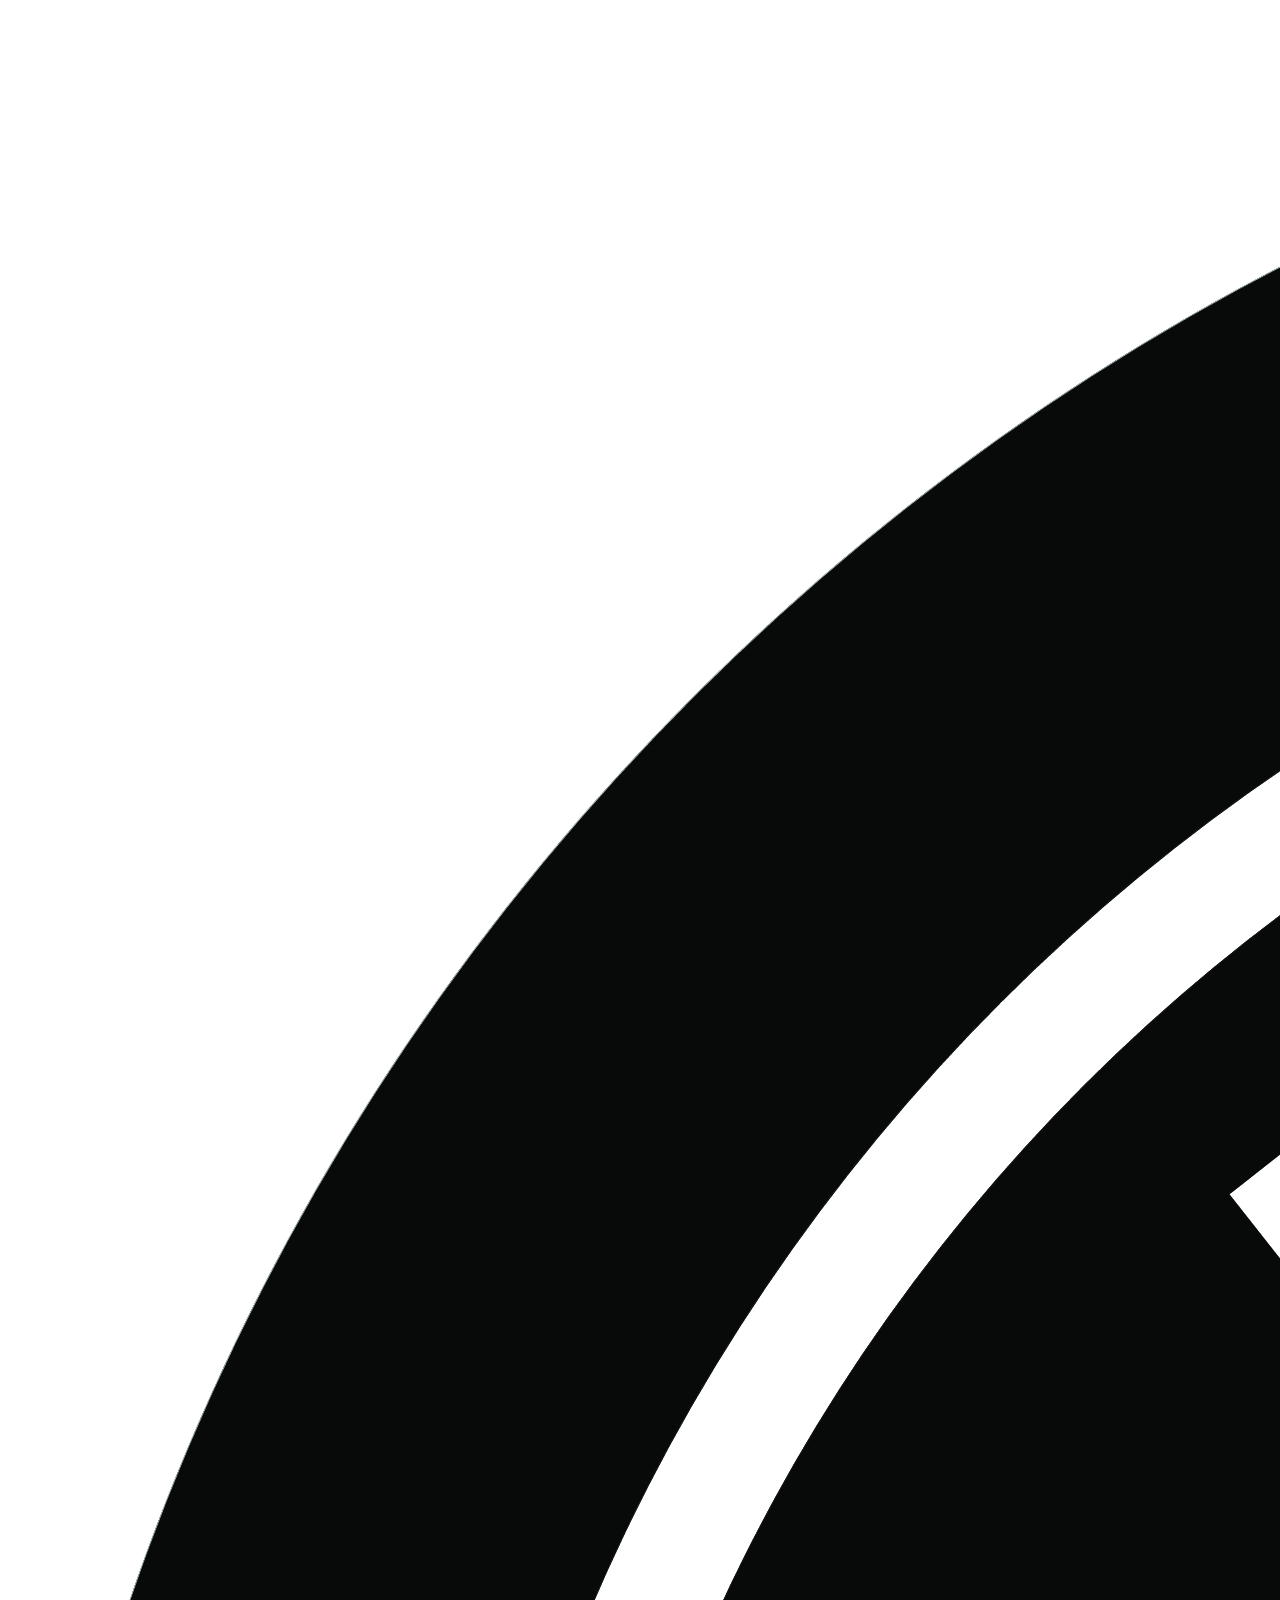
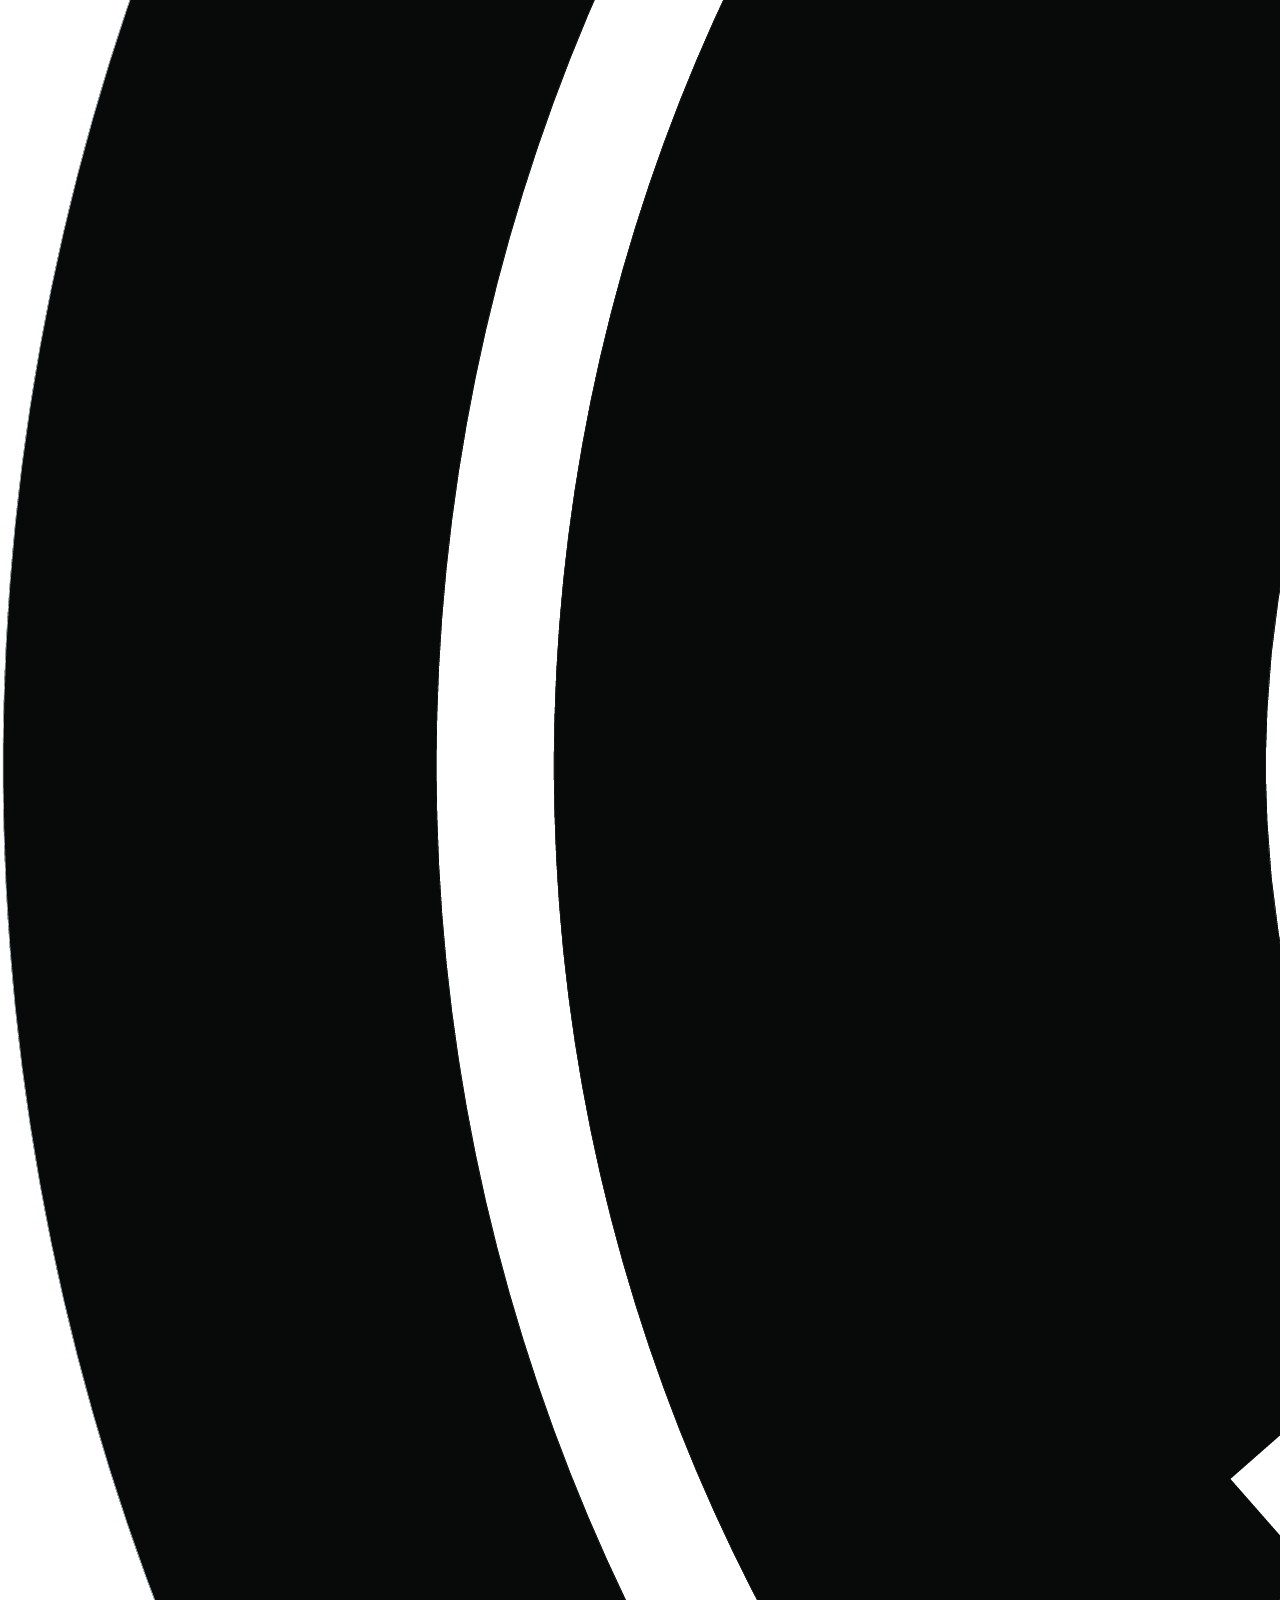
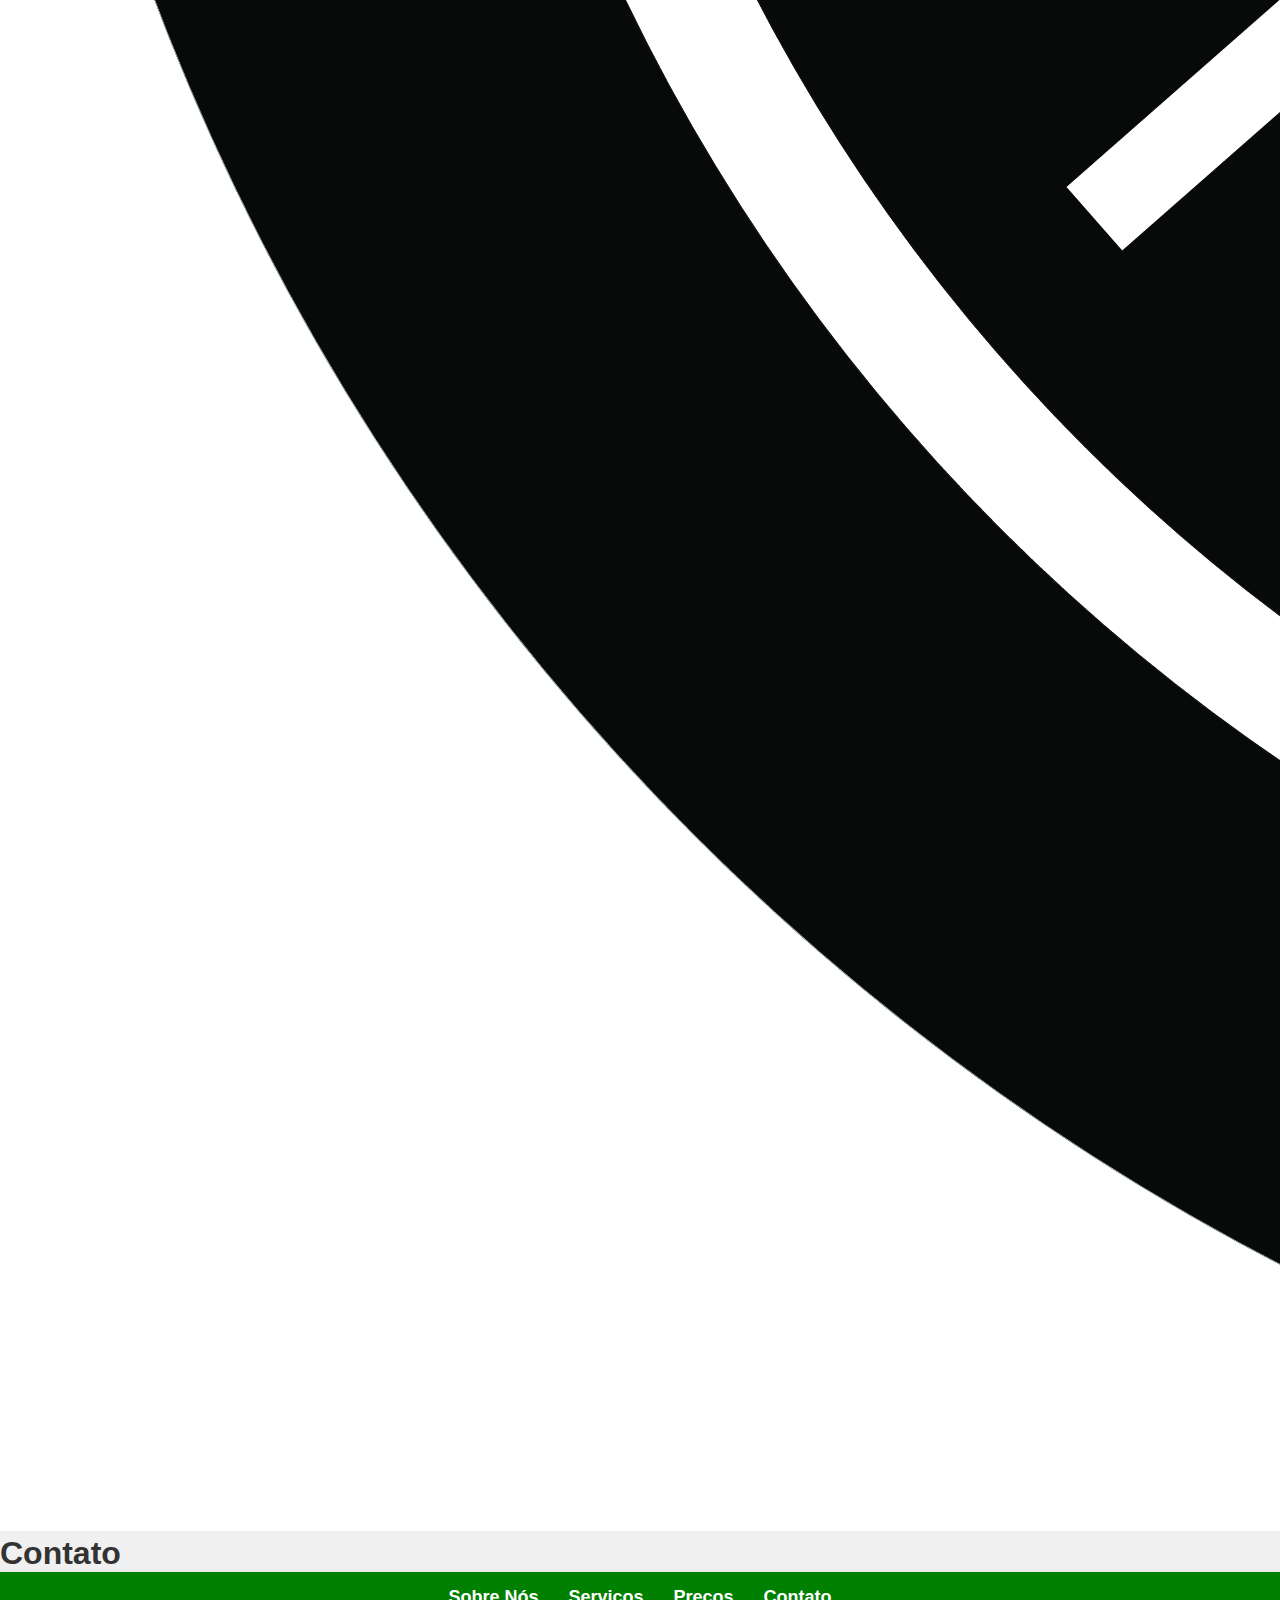
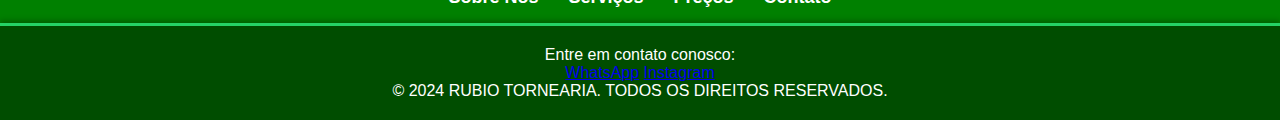
<file: contato.html>
<!DOCTYPE html>
<html lang="pt-BR">
<head>
    <meta charset="UTF-8">
    <meta name="viewport" content="width=device-width, initial-scale=1.0">
    <title>Contato - Rubio Tornearia</title>
    <link rel="stylesheet" href="style.css">
</head>
<body>
    <header>
        <img src="imagens/logo.png" alt="Logo da Rubio Tornearia">
        <h1>Contato</h1>
        <nav>
            <ul>
                <li><a href="index.html">Sobre Nós</a></li>
                <li><a href="servicos.html">Serviços</a></li>
                <li><a href="precos.html">Preços</a></li>
                <li><a href="contato.html">Contato</a></li>
            </ul>
        </nav>
    </header>

    <footer>
        <p>Entre em contato conosco:</p>
        <div class="contact-buttons">
            <a href="https://wa.me/44999548319" target="_blank" class="button whatsapp">WhatsApp</a>
            <a href="https://www.instagram.com/nicolasolekyn_7" target="_blank" class="button instagram">Instagram</a>
        </div>
        <p>&copy; 2024 RUBIO TORNEARIA. TODOS OS DIREITOS RESERVADOS.</p>
    </footer>
</body>
</html>
</file>
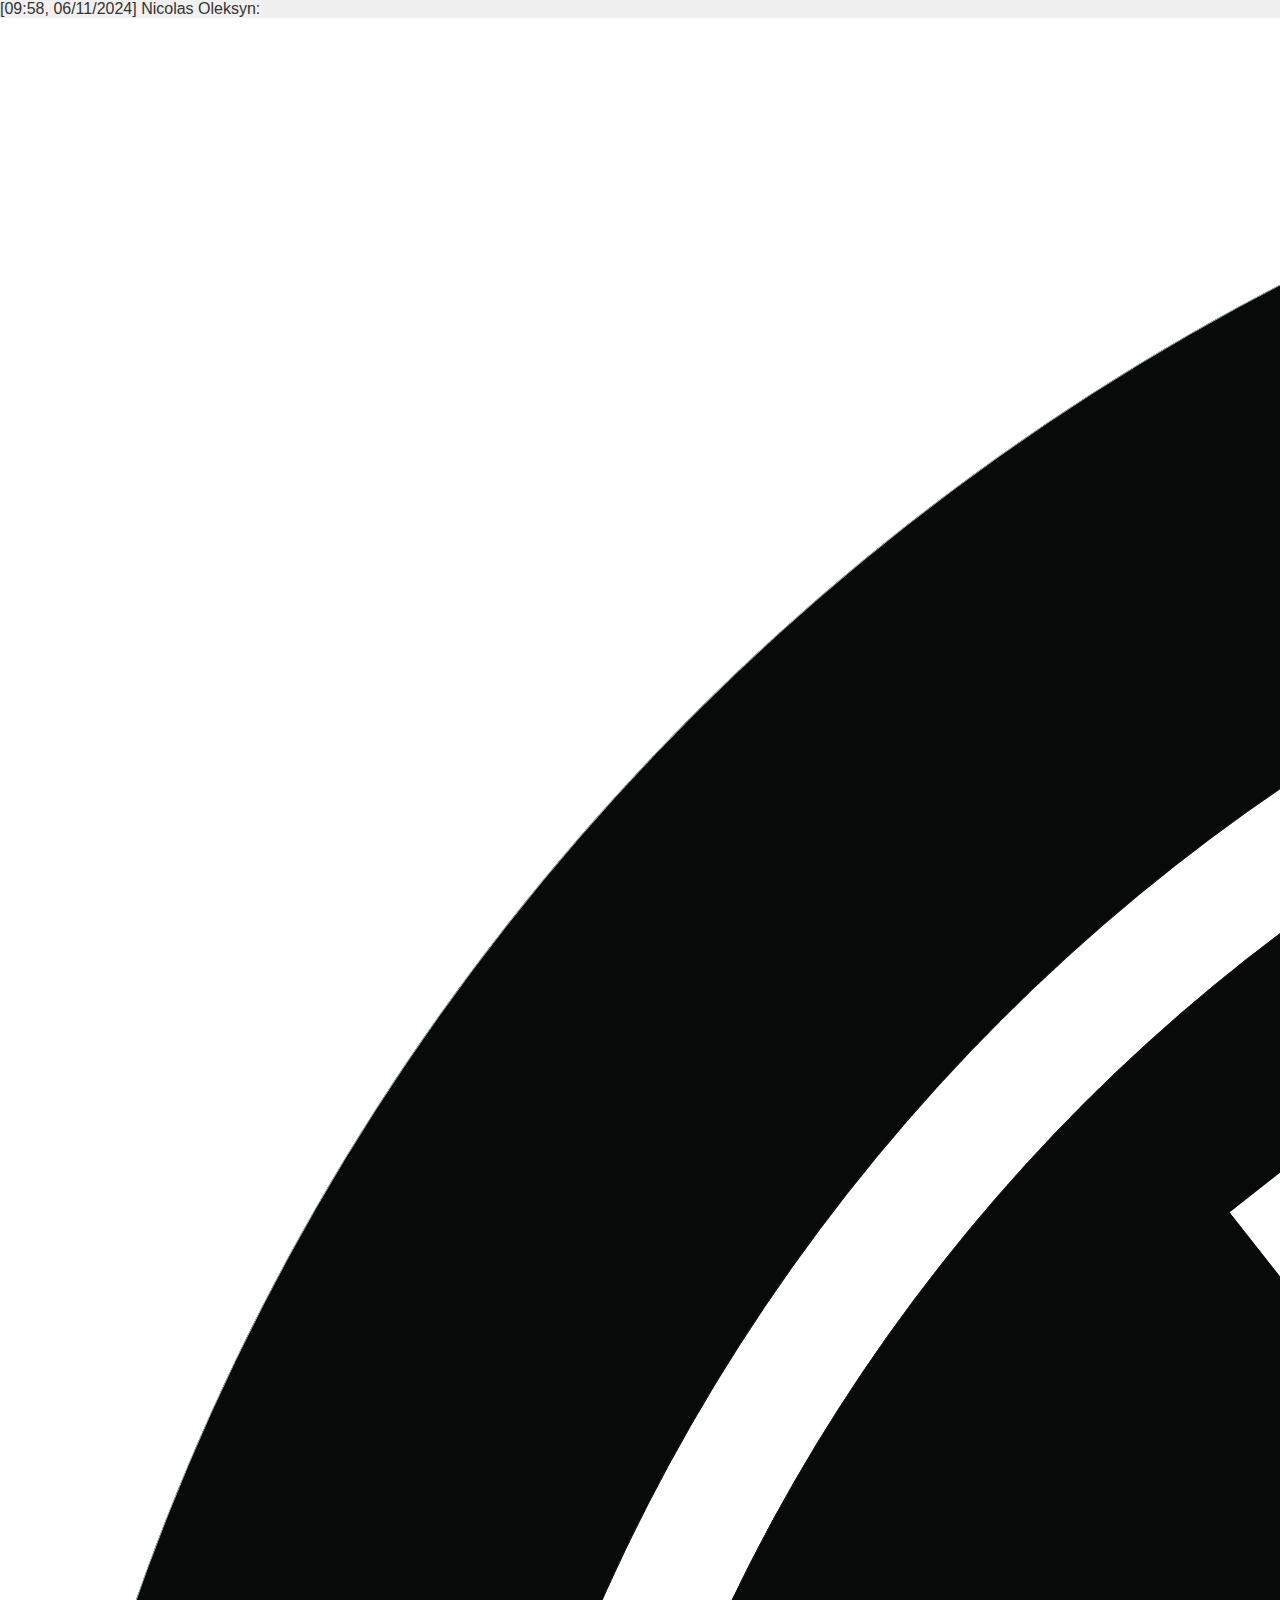
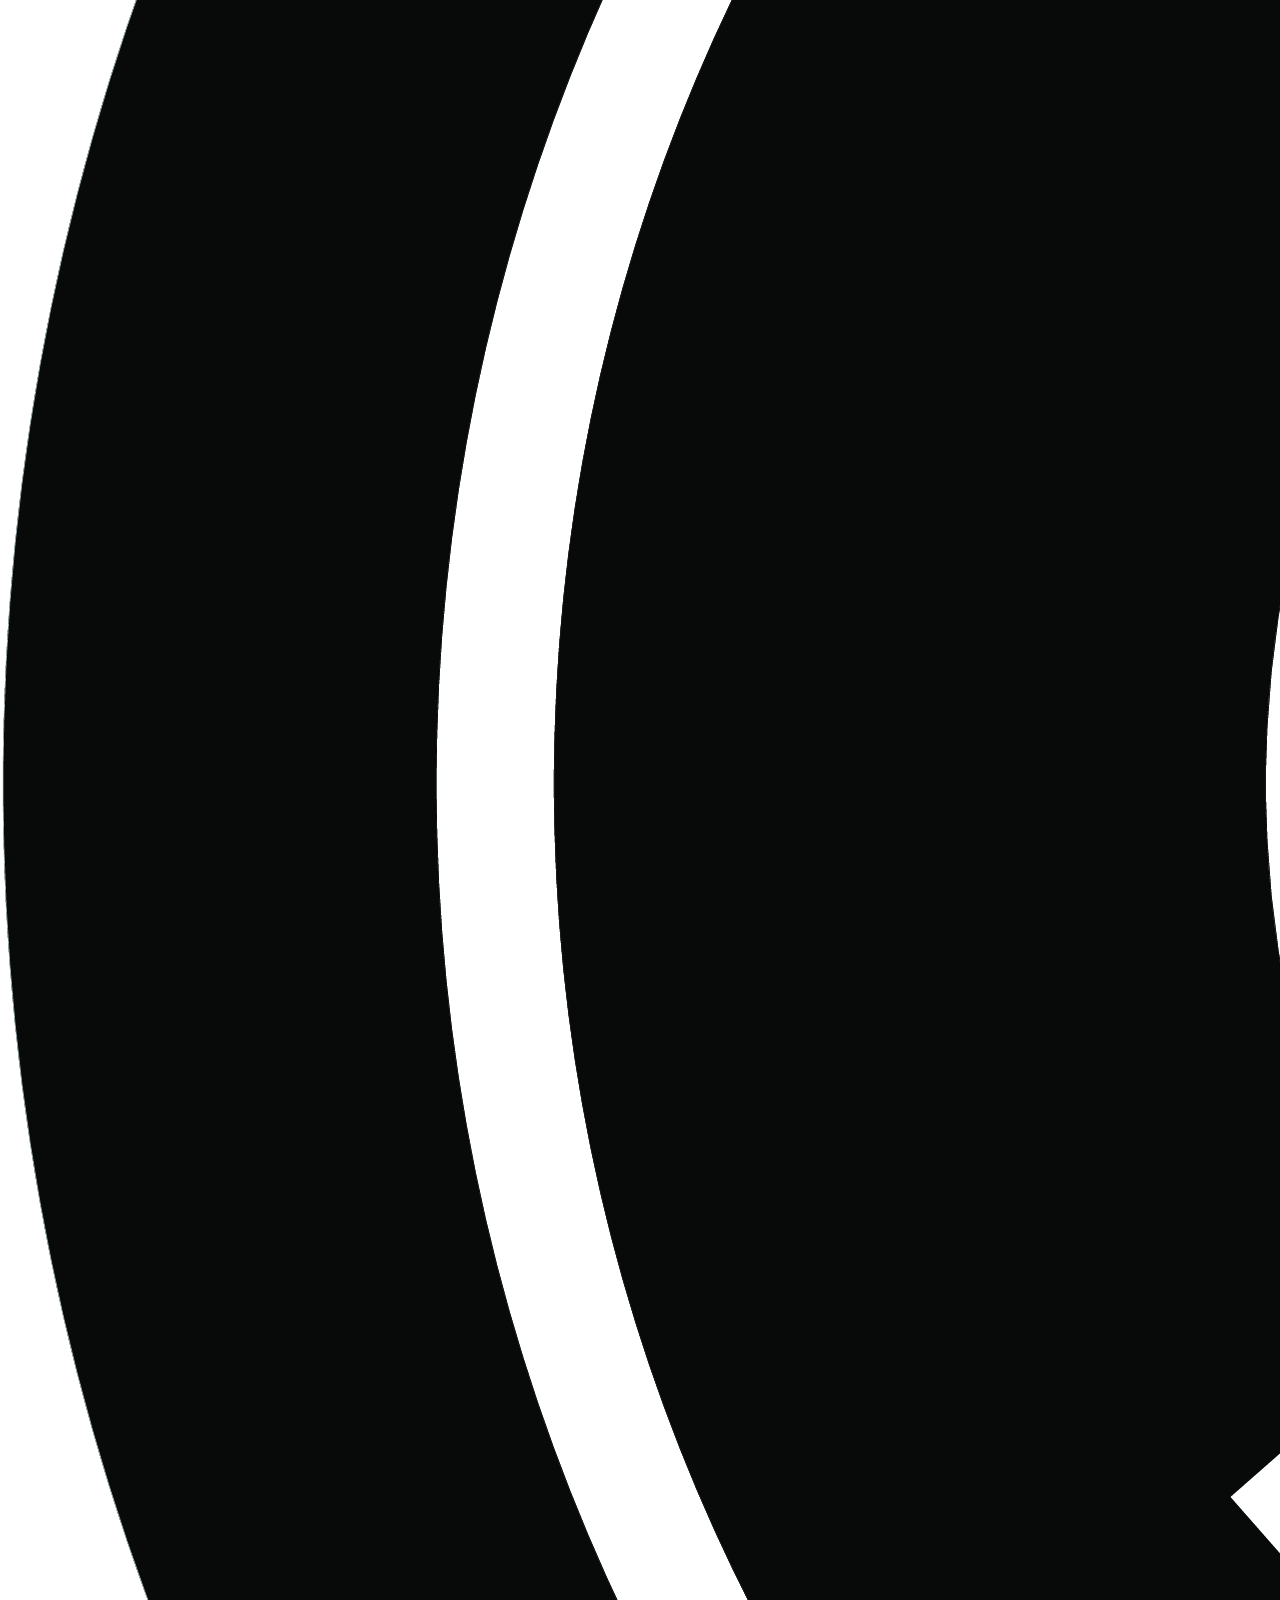
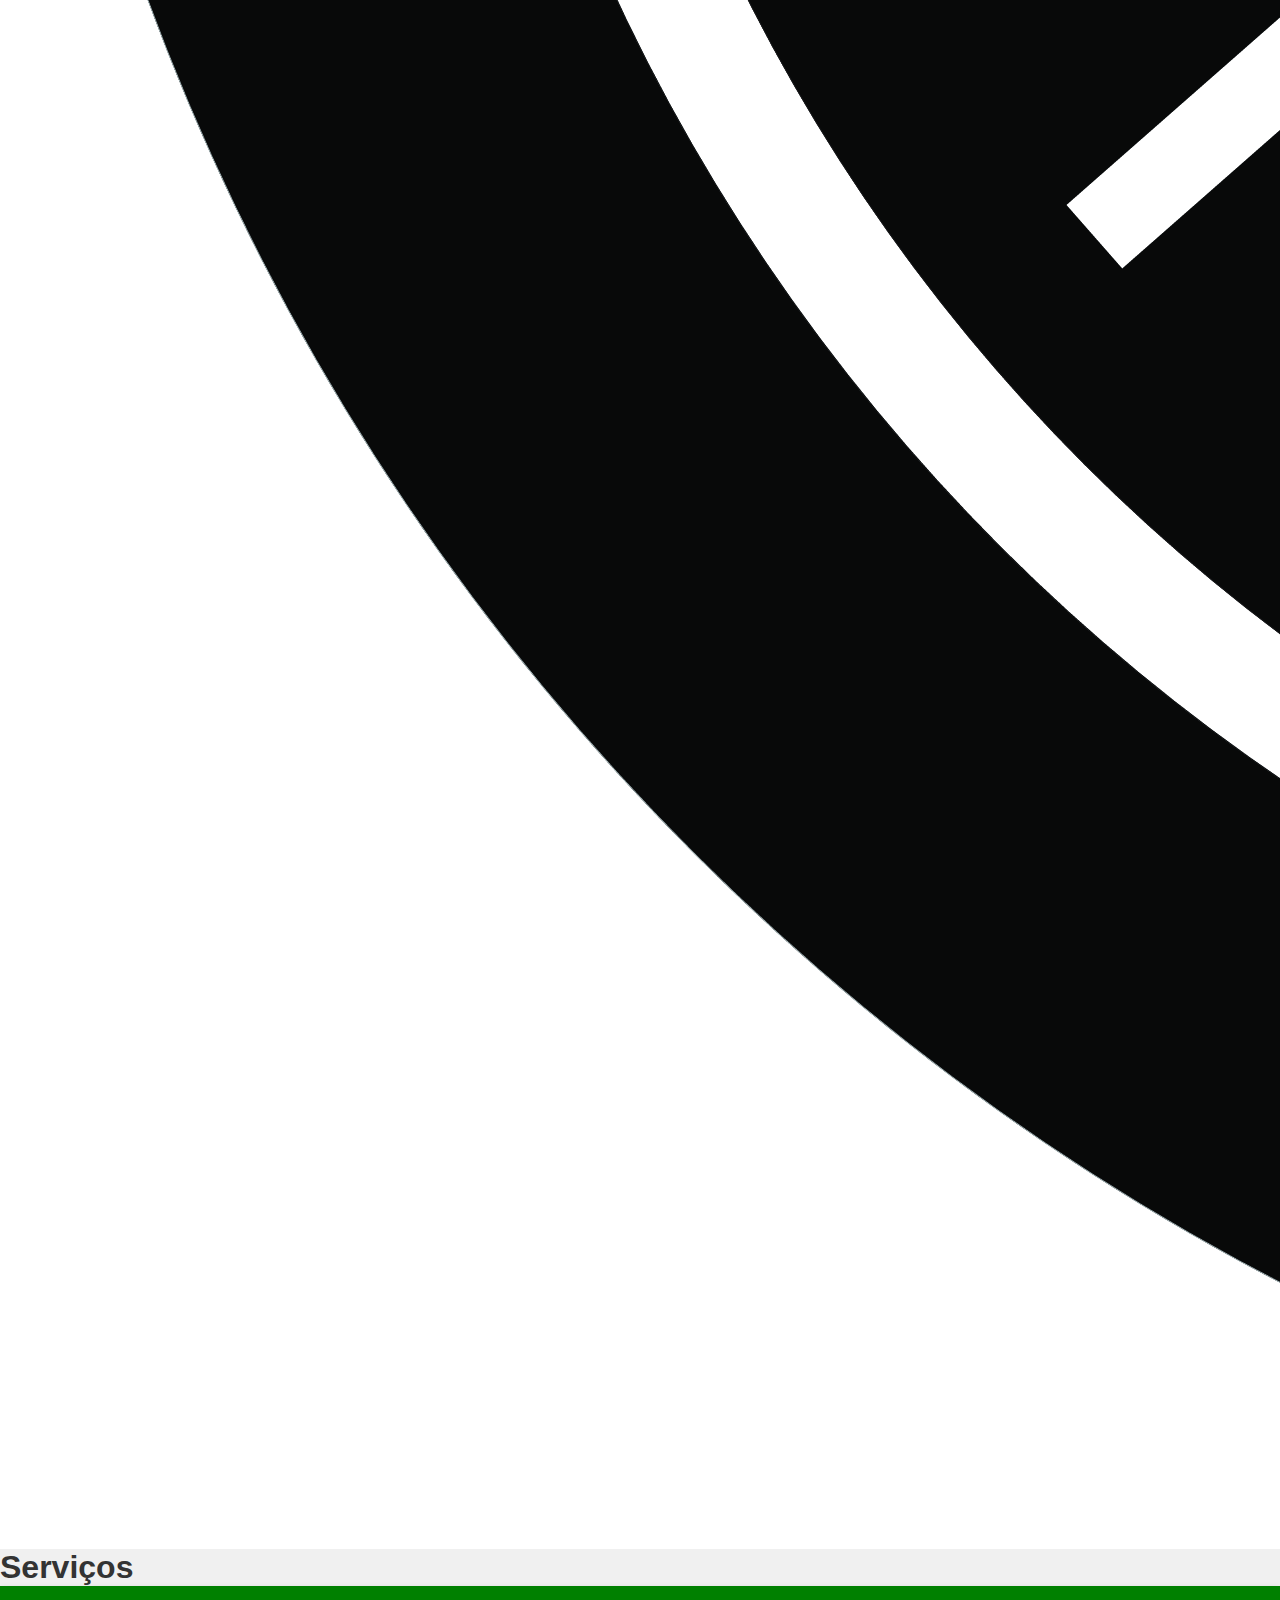
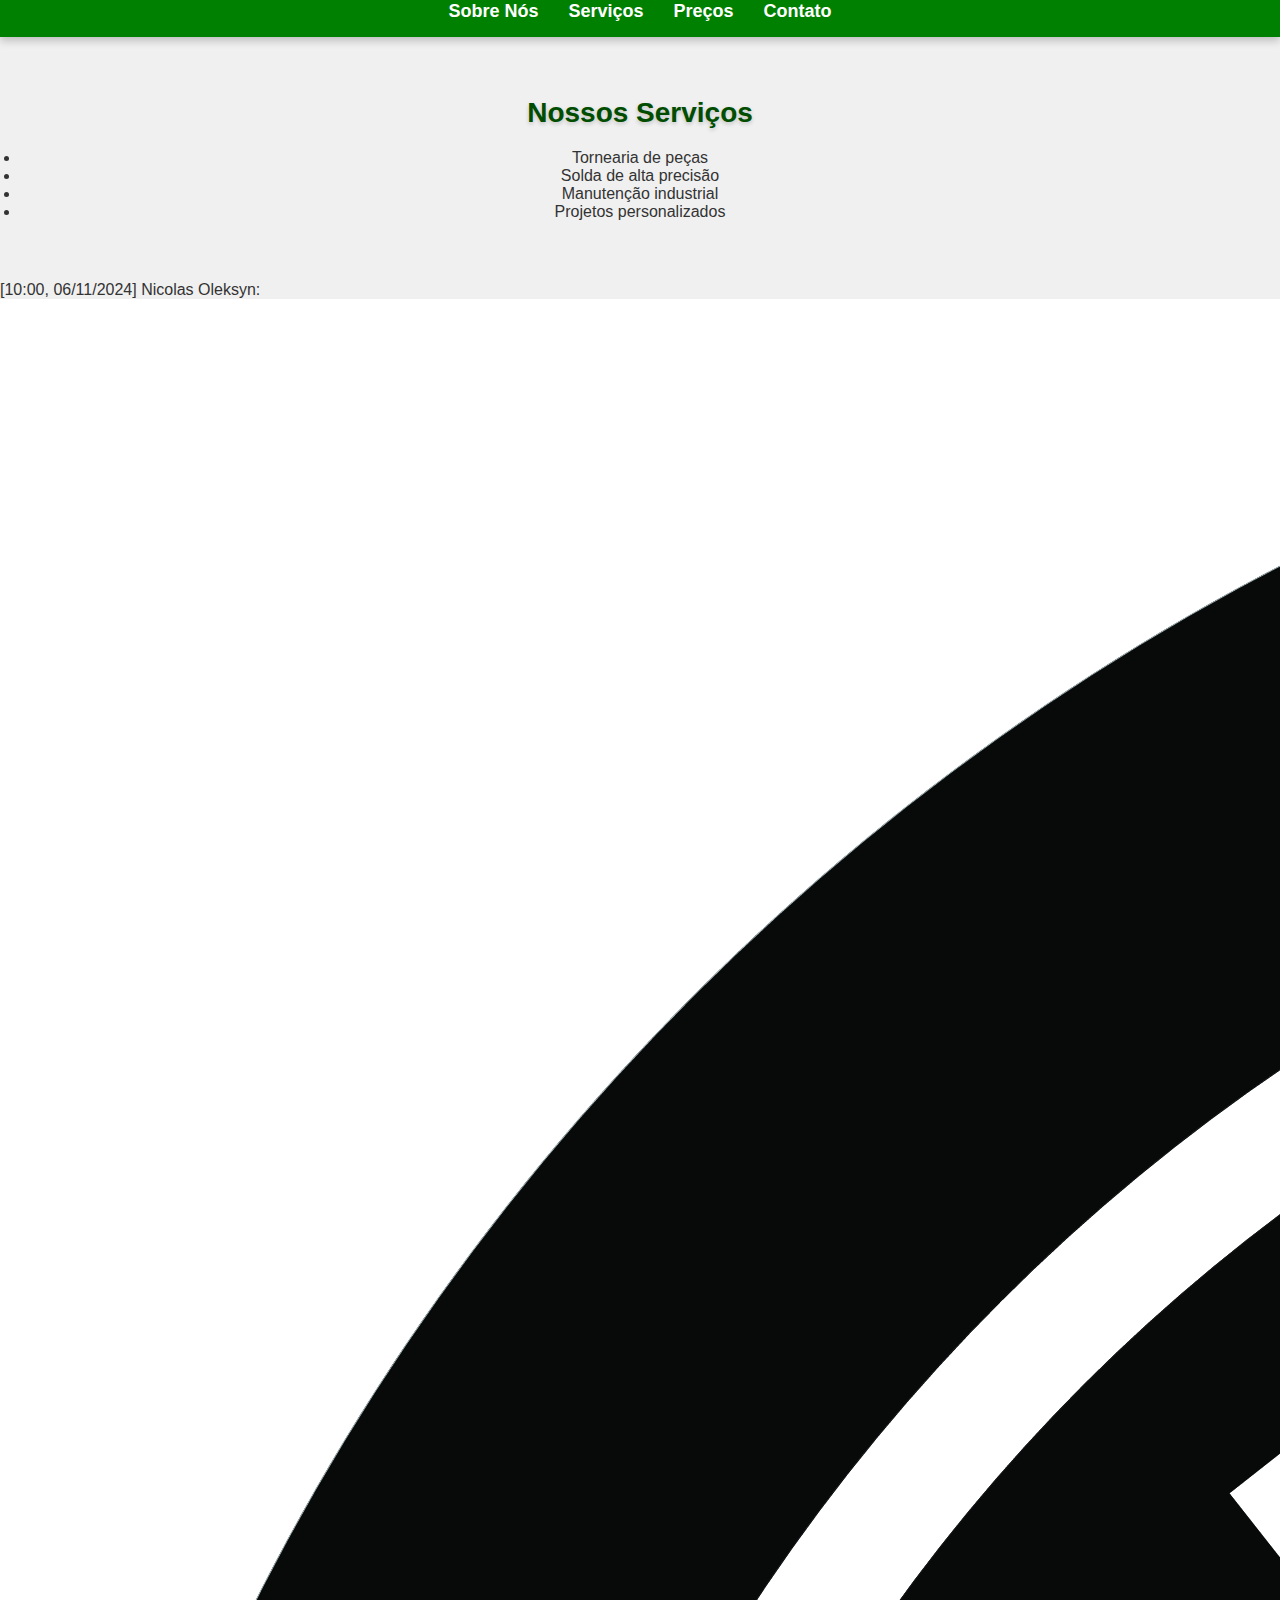
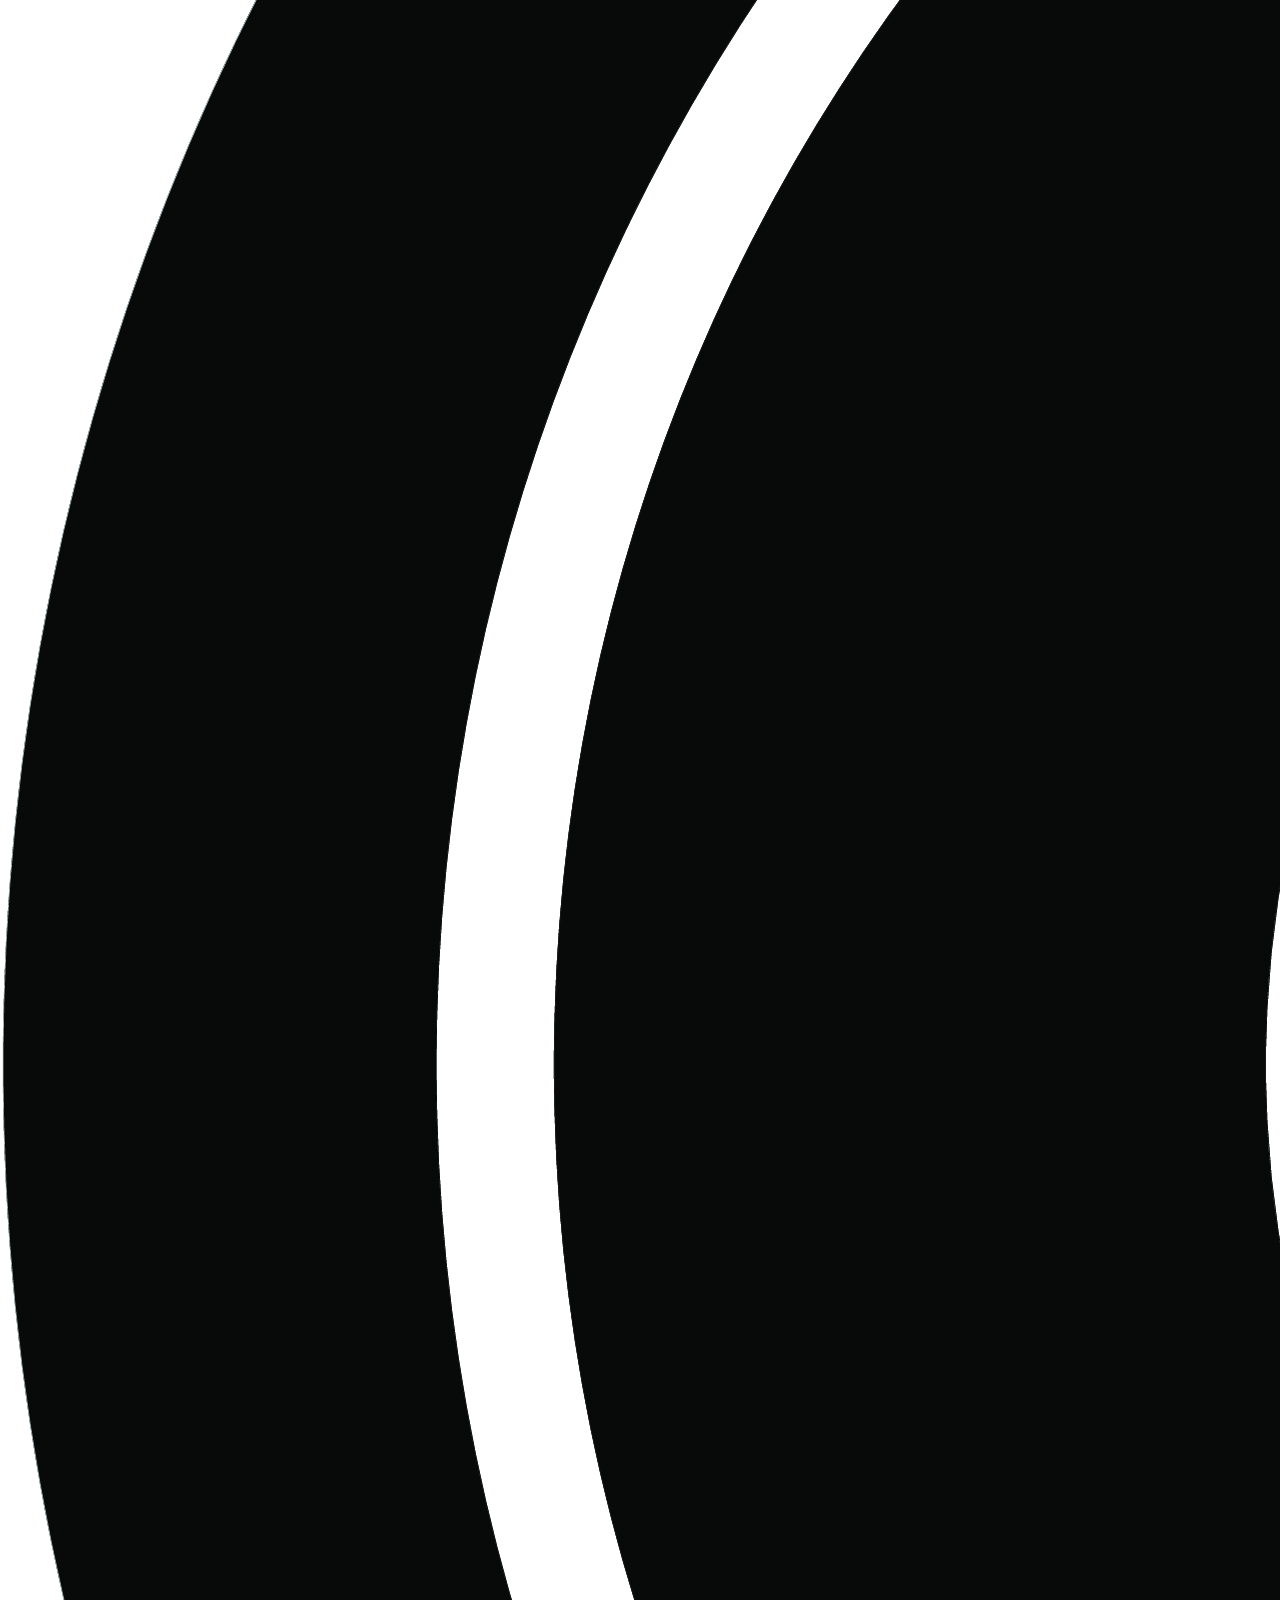
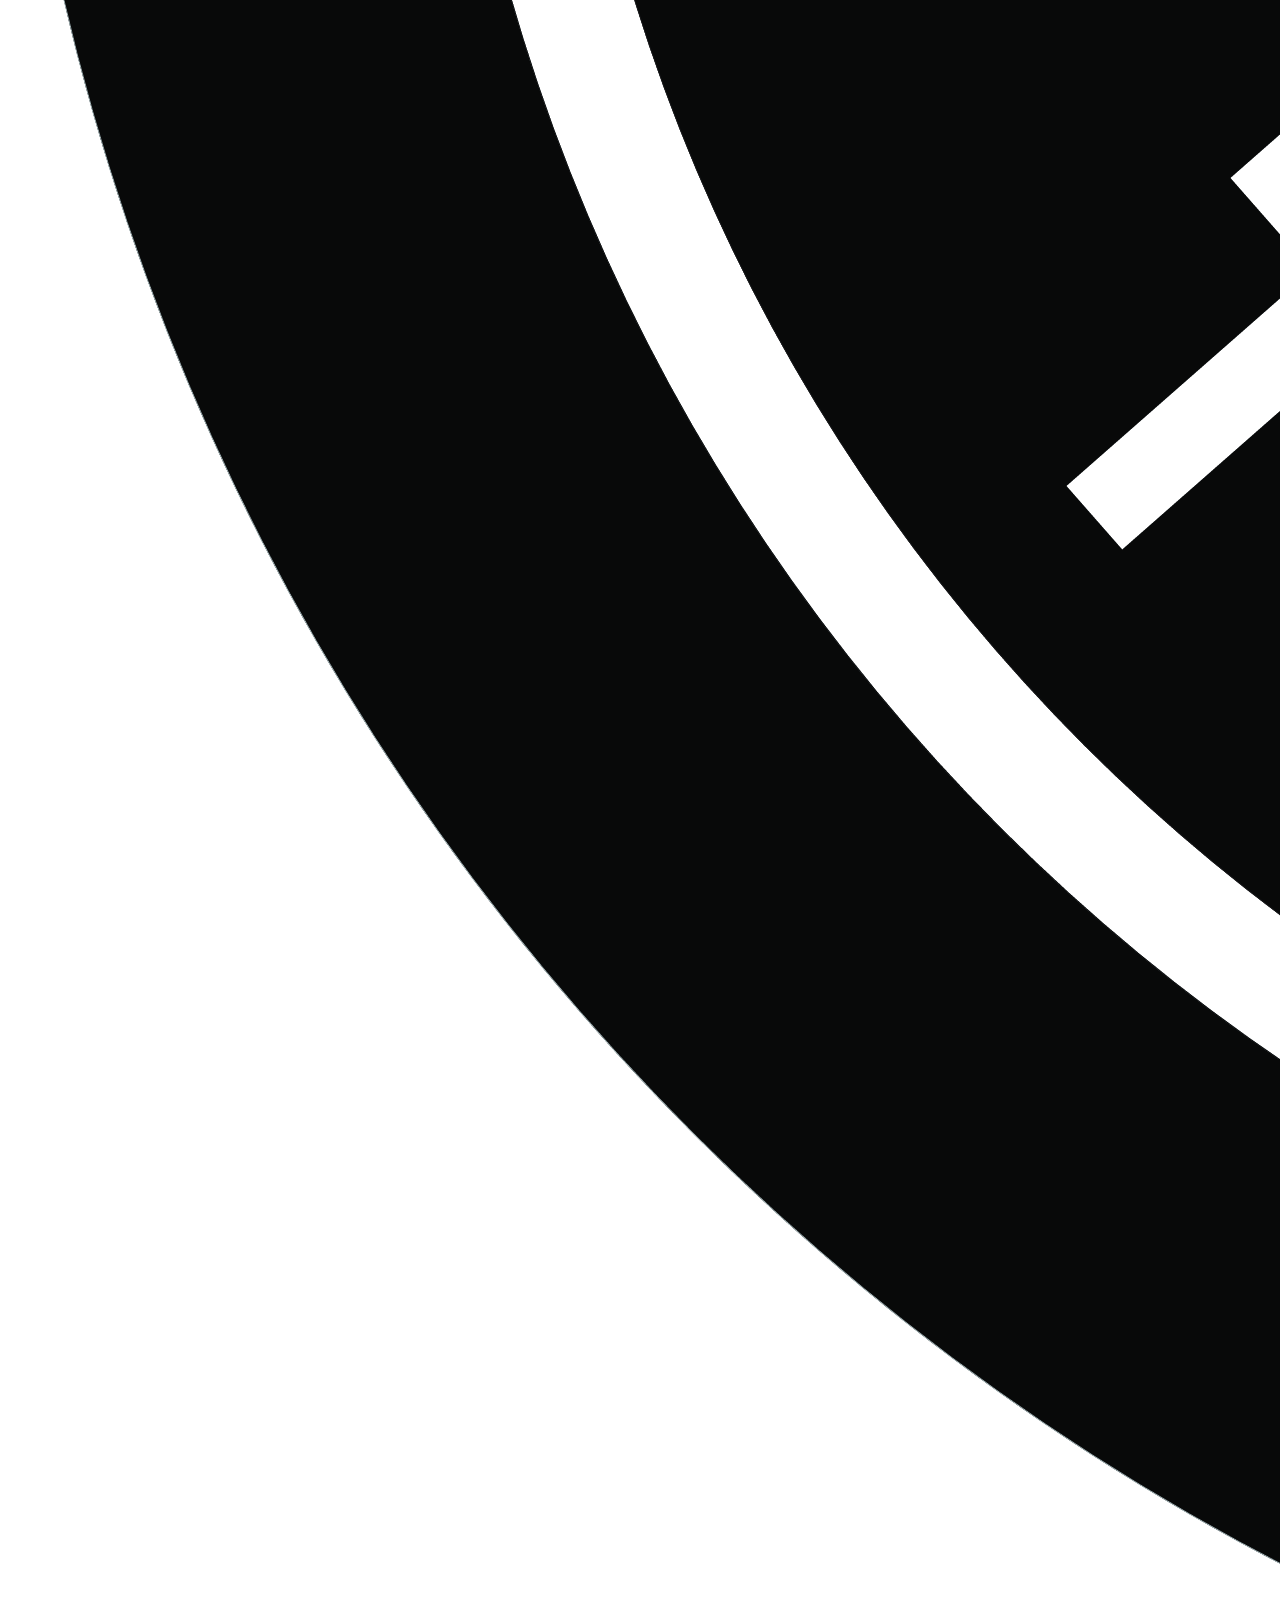
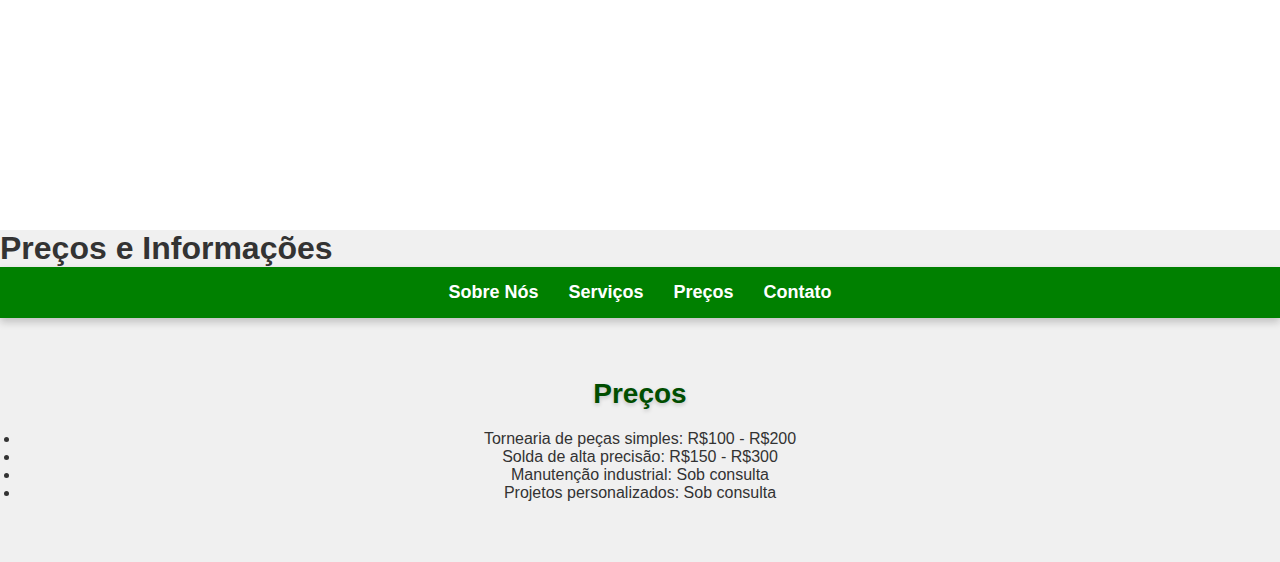
<file: preços.html>
[09:58, 06/11/2024] Nicolas Oleksyn: <!DOCTYPE html>
<html lang="pt-BR">
<head>
    <meta charset="UTF-8">
    <meta name="viewport" content="width=device-width, initial-scale=1.0">
    <title>Serviços - Rubio Tornearia</title>
    <link rel="stylesheet" href="style.css">
</head>
<body>
    <header>
        <img src="imagens/logo.png" alt="Logo da Rubio Tornearia">
        <h1>Serviços</h1>
        <nav>
            <ul>
                <li><a href="index.html">Sobre Nós</a></li>
                <li><a href="servicos.html">Serviços</a></li>
                <li><a href="precos.html">Preços</a></li>
                <li><a href="contato.html">Contato</a></li>
            </ul>
        </nav>
    </header>

    <section class="services">
        <h2>Nossos Serviços</h2>
        <ul>
            <li>Tornearia de peças</li>
            <li>Solda de alta precisão</li>
            <li>Manutenção industrial</li>
            <li>Projetos personalizados</li>
        </ul>
    </section>
</body>
</html>
[10:00, 06/11/2024] Nicolas Oleksyn: <!DOCTYPE html>
<html lang="pt-BR">
<head>
    <meta charset="UTF-8">
    <meta name="viewport" content="width=device-width, initial-scale=1.0">
    <title>Preços - Rubio Tornearia</title>
    <link rel="stylesheet" href="style.css">
</head>
<body>
    <header>
        <img src="imagens/logo.png" alt="Logo da Rubio Tornearia">
        <h1>Preços e Informações</h1>
        <nav>
            <ul>
                <li><a href="index.html">Sobre Nós</a></li>
                <li><a href="servicos.html">Serviços</a></li>
                <li><a href="precos.html">Preços</a></li>
                <li><a href="contato.html">Contato</a></li>
            </ul>
        </nav>
    </header>

    <section class="pricing">
        <h2>Preços</h2>
        <ul>
            <li>Tornearia de peças simples: R$100 - R$200</li>
            <li>Solda de alta precisão: R$150 - R$300</li>
            <li>Manutenção industrial: Sob consulta</li>
            <li>Projetos personalizados: Sob consulta</li>
        </ul>
    </section>
</body>
</html>
</file>
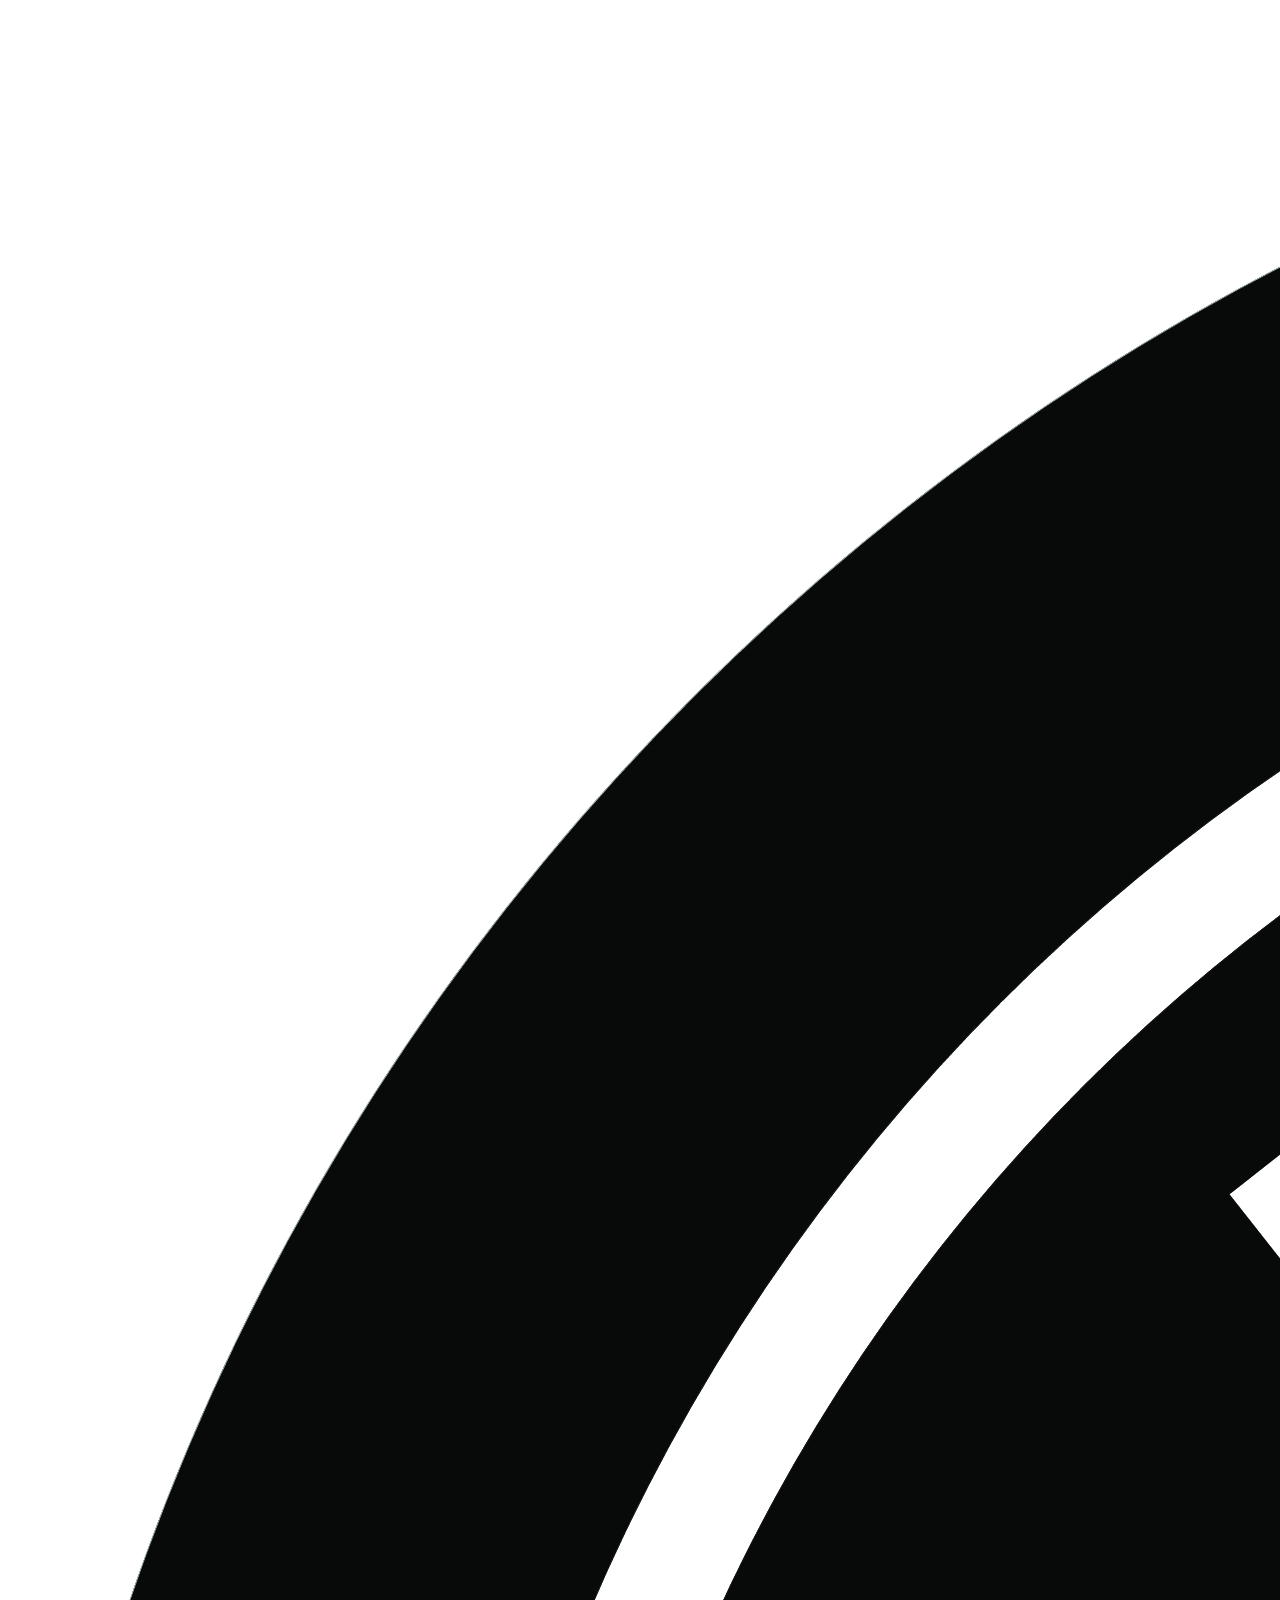
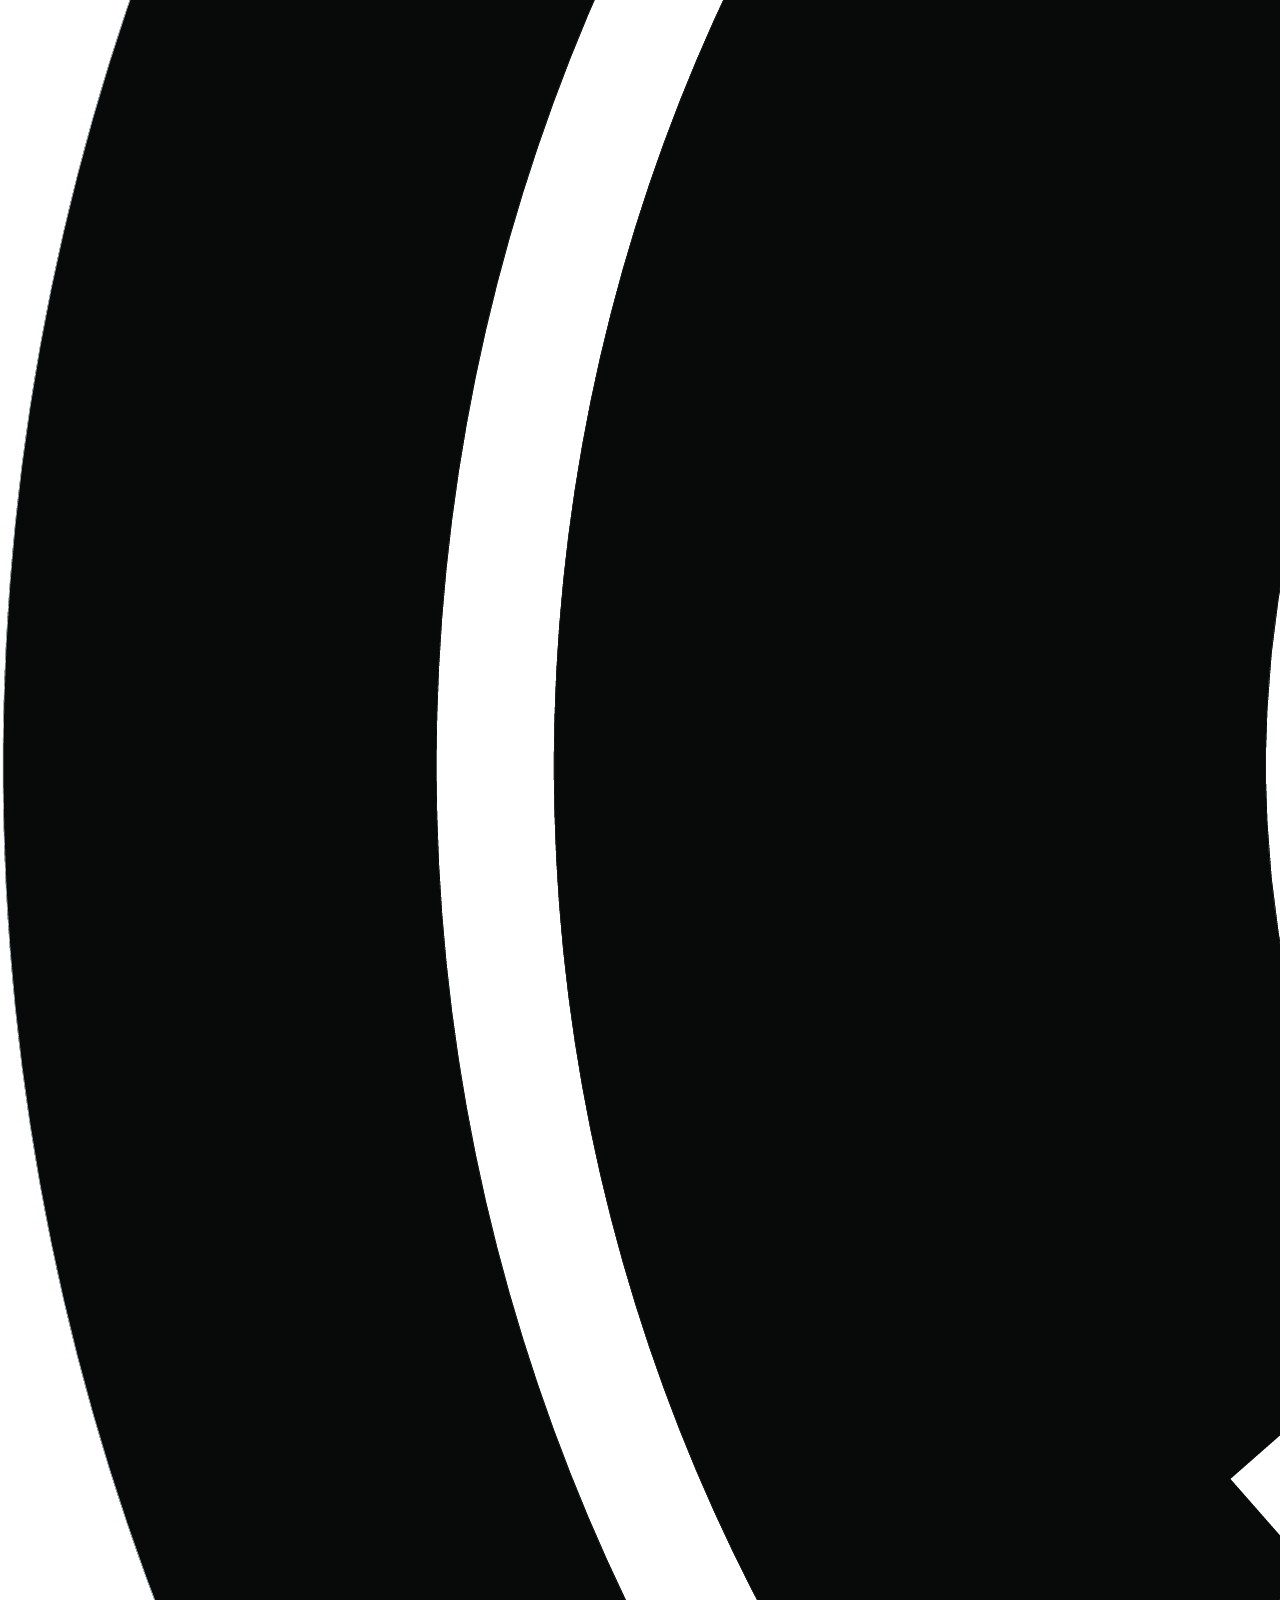
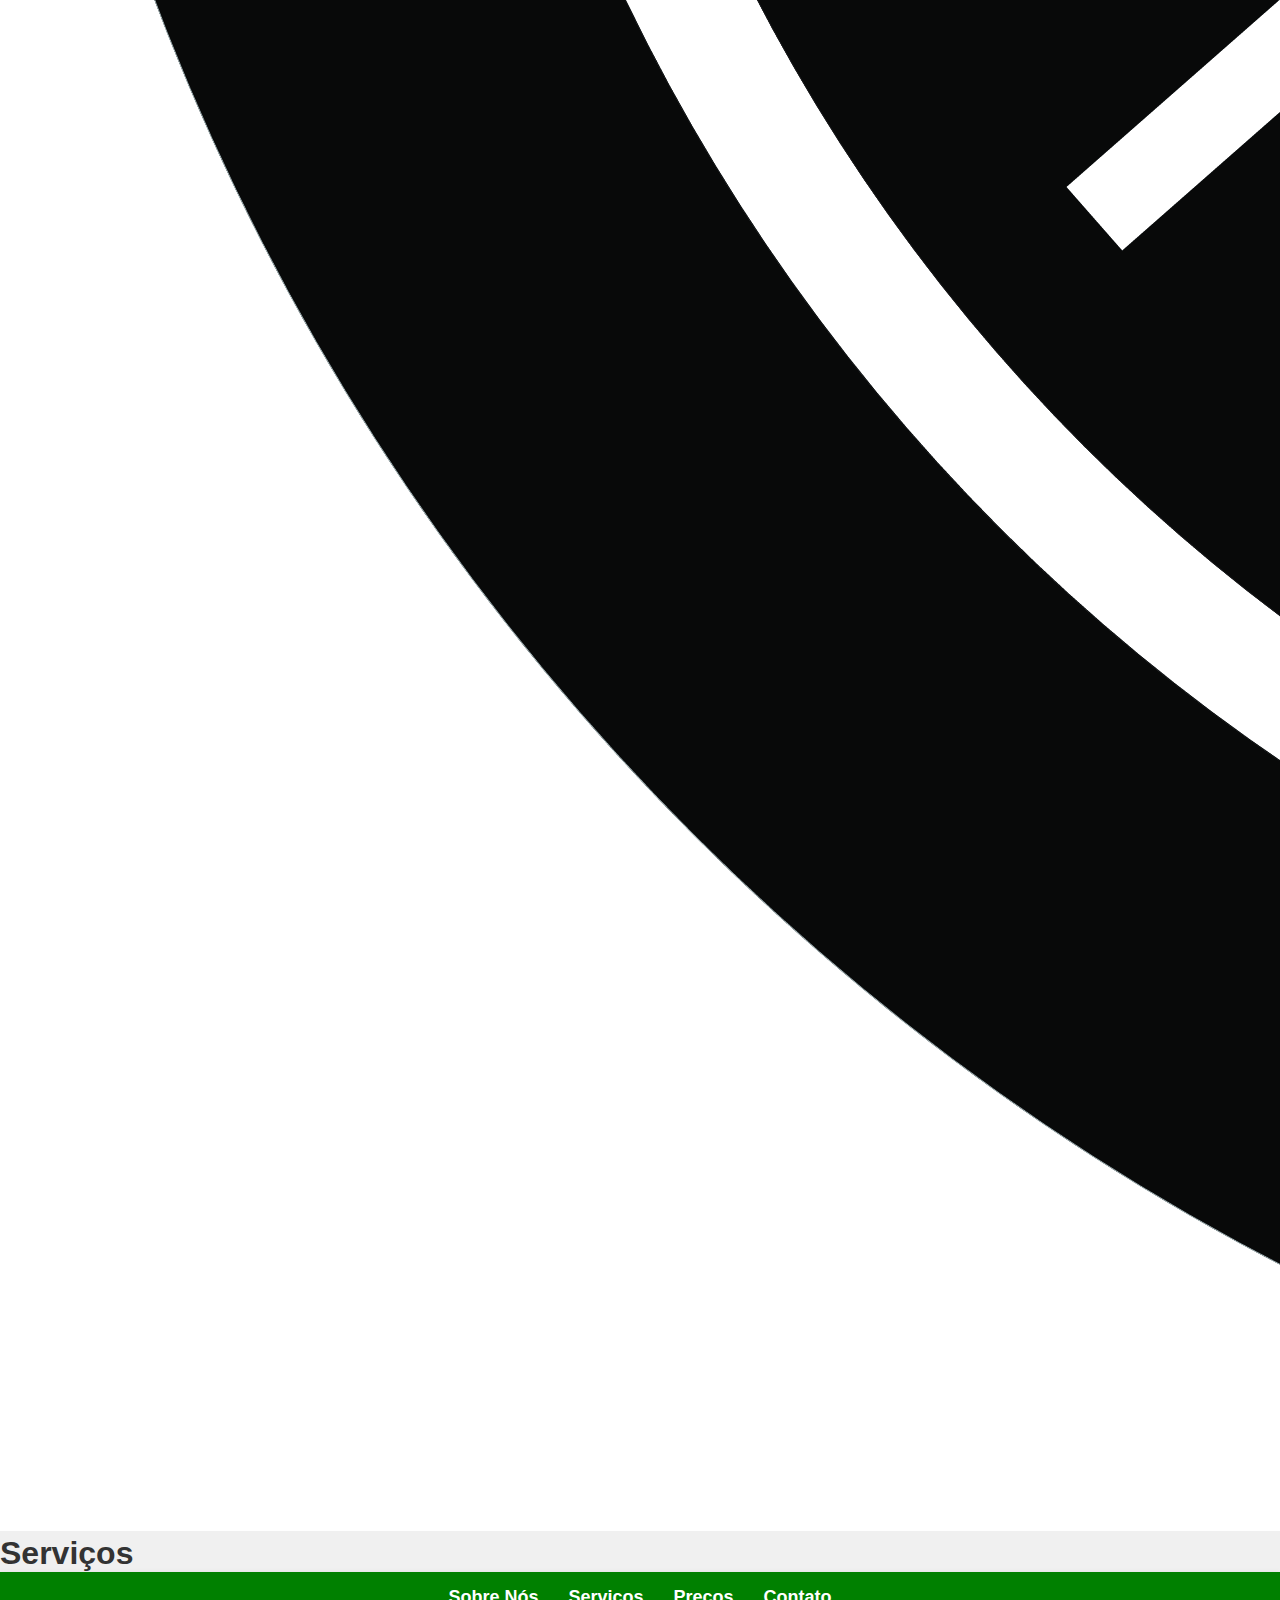
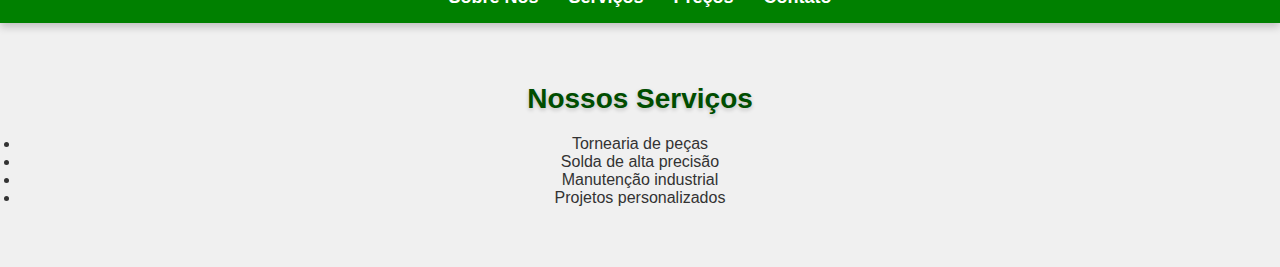
<file: serviços.html>
<!DOCTYPE html>
<html lang="pt-BR">
<head>
    <meta charset="UTF-8">
    <meta name="viewport" content="width=device-width, initial-scale=1.0">
    <title>Serviços - Rubio Tornearia</title>
    <link rel="stylesheet" href="style.css">
</head>
<body>
    <header>
        <img src="imagens/logo.png" alt="Logo da Rubio Tornearia">
        <h1>Serviços</h1>
        <nav>
            <ul>
                <li><a href="index.html">Sobre Nós</a></li>
                <li><a href="servicos.html">Serviços</a></li>
                <li><a href="precos.html">Preços</a></li>
                <li><a href="contato.html">Contato</a></li>
            </ul>
        </nav>
    </header>

    <section class="services">
        <h2>Nossos Serviços</h2>
        <ul>
            <li>Tornearia de peças</li>
            <li>Solda de alta precisão</li>
            <li>Manutenção industrial</li>
            <li>Projetos personalizados</li>
        </ul>
    </section>
</body>
</html>
</file>
<file: style.css>
/* Reset básico */
* {
    margin: 0;
    padding: 0;
    box-sizing: border-box;
  }
  
  /* Estilos básicos */
  body {
    font-family: Arial, sans-serif;
    color: #333;
    background-color: #f0f0f0; /* Fundo claro */
  }
  
  /* Hero Section com Gradiente e Opacidade */
  .hero {
    position: relative;
    height: 100vh;
    background: linear-gradient(rgba(0, 77, 0, 0.7), rgba(0, 77, 0, 0.7)), url('banner.jpg') center/cover no-repeat;
    display: flex;
    justify-content: center;
    align-items: center;
    color: #fff;
    text-align: center;
  }
  
  .header-title {
    font-size: 48px;
    margin: 10px 0;
  }
  
  .header-subtitle {
    font-size: 20px;
    margin-bottom: 20px;
  }
  
  .cta-button {
    padding: 15px 30px;
    background-color: #25d366;
    color: #fff;
    text-decoration: none;
    font-weight: bold;
    border-radius: 8px;
    transition: background-color 0.3s ease, transform 0.3s ease;
    box-shadow: 0px 4px 8px rgba(0, 0, 0, 0.3);
  }
  
  .cta-button:hover {
    background-color: #1b9e4d;
    transform: translateY(-5px);
  }
  
  /* Navbar */
  nav ul {
    display: flex;
    justify-content: center;
    list-style: none;
    padding: 15px;
    background-color: #008000;
    box-shadow: 0px 4px 8px rgba(0, 0, 0, 0.2);
  }
  
  nav ul li a {
    color: #fff;
    margin: 0 15px;
    text-decoration: none;
    font-size: 18px;
    font-weight: bold;
    transition: color 0.3s ease;
  }
  
  nav ul li a:hover {
    color: #d0ffd0;
  }
  
  /* Seções */
  section {
    padding: 60px 20px;
    text-align: center;
  }
  
  section h2 {
    color: #004d00;
    font-size: 28px;
    margin-bottom: 20px;
    text-shadow: 0px 2px 4px rgba(0, 0, 0, 0.2);
  }
  
  /* Cards de Serviço */
  .service-cards {
    display: flex;
    flex-wrap: wrap;
    justify-content: center;
    gap: 15px;
  }
  
  .card {
    background-color: #fff;
    border-radius: 8px;
    width: 250px;
    padding: 20px;
    box-shadow: 0 4px 8px rgba(0, 0, 0, 0.15);
    transition: transform 0.3s ease, box-shadow 0.3s ease;
  }
  
  .card:hover {
    transform: translateY(-5px);
    box-shadow: 0 6px 12px rgba(0, 0, 0, 0.3);
  }
  
  .card h3 {
    color: #008000;
    font-size: 20px;
    margin-bottom: 10px;
  }
  
  /* Botões Sociais */
  .social-buttons a {
    display: inline-block;
    padding: 12px 20px;
    margin: 5px;
    text-decoration: none;
    color: #fff;
    border-radius: 8px;
    font-weight: bold;
    transition: background-color 0.3s ease, transform 0.3s ease;
    box-shadow: 0 4px 8px rgba(0, 0, 0, 0.2);
  }
  
  .whatsapp-button {
    background-color: #25d366;
  }
  
  .instagram-button {
    background-color: #e1306c;
  }
  
  .email-button {
    background-color: #0078d4; /* Azul para o botão de e-mail */
  }
  
  .social-buttons a:hover {
    transform: translateY(-3px);
    opacity: 0.9;
  }
  
  /* Footer com Bordas e Sombras */
  footer {
    background-color: #004d00;
    color: #fff;
    padding: 20px;
    text-align: center;
    border-top: 3px solid #25d366;
    box-shadow: 0 -2px 6px rgba(0, 0, 0, 0.3);
  }
  
  .footer-content p {
    margin: 5px 0;
    font-size: 14px;
    color: #d0ffd0;
  }
  
  /* Logo Redimensionada */
  .logo {
    width: 120px;
    height: auto;
    margin-bottom: 15px;
  }
  
  /* Botão de Rolagem para o Topo */
  .scroll-top {
    position: fixed;
    bottom: 20px;
    right: 20px;
    padding: 10px 15px;
    background-color: #25d366;
    color: #fff;
    font-size: 24px;
    border: none;
    border-radius: 50%;
    cursor: pointer;
    transition: opacity 0.3s ease;
  }
  
  .scroll-top:hover {
    opacity: 0.8;
  }
</file>
